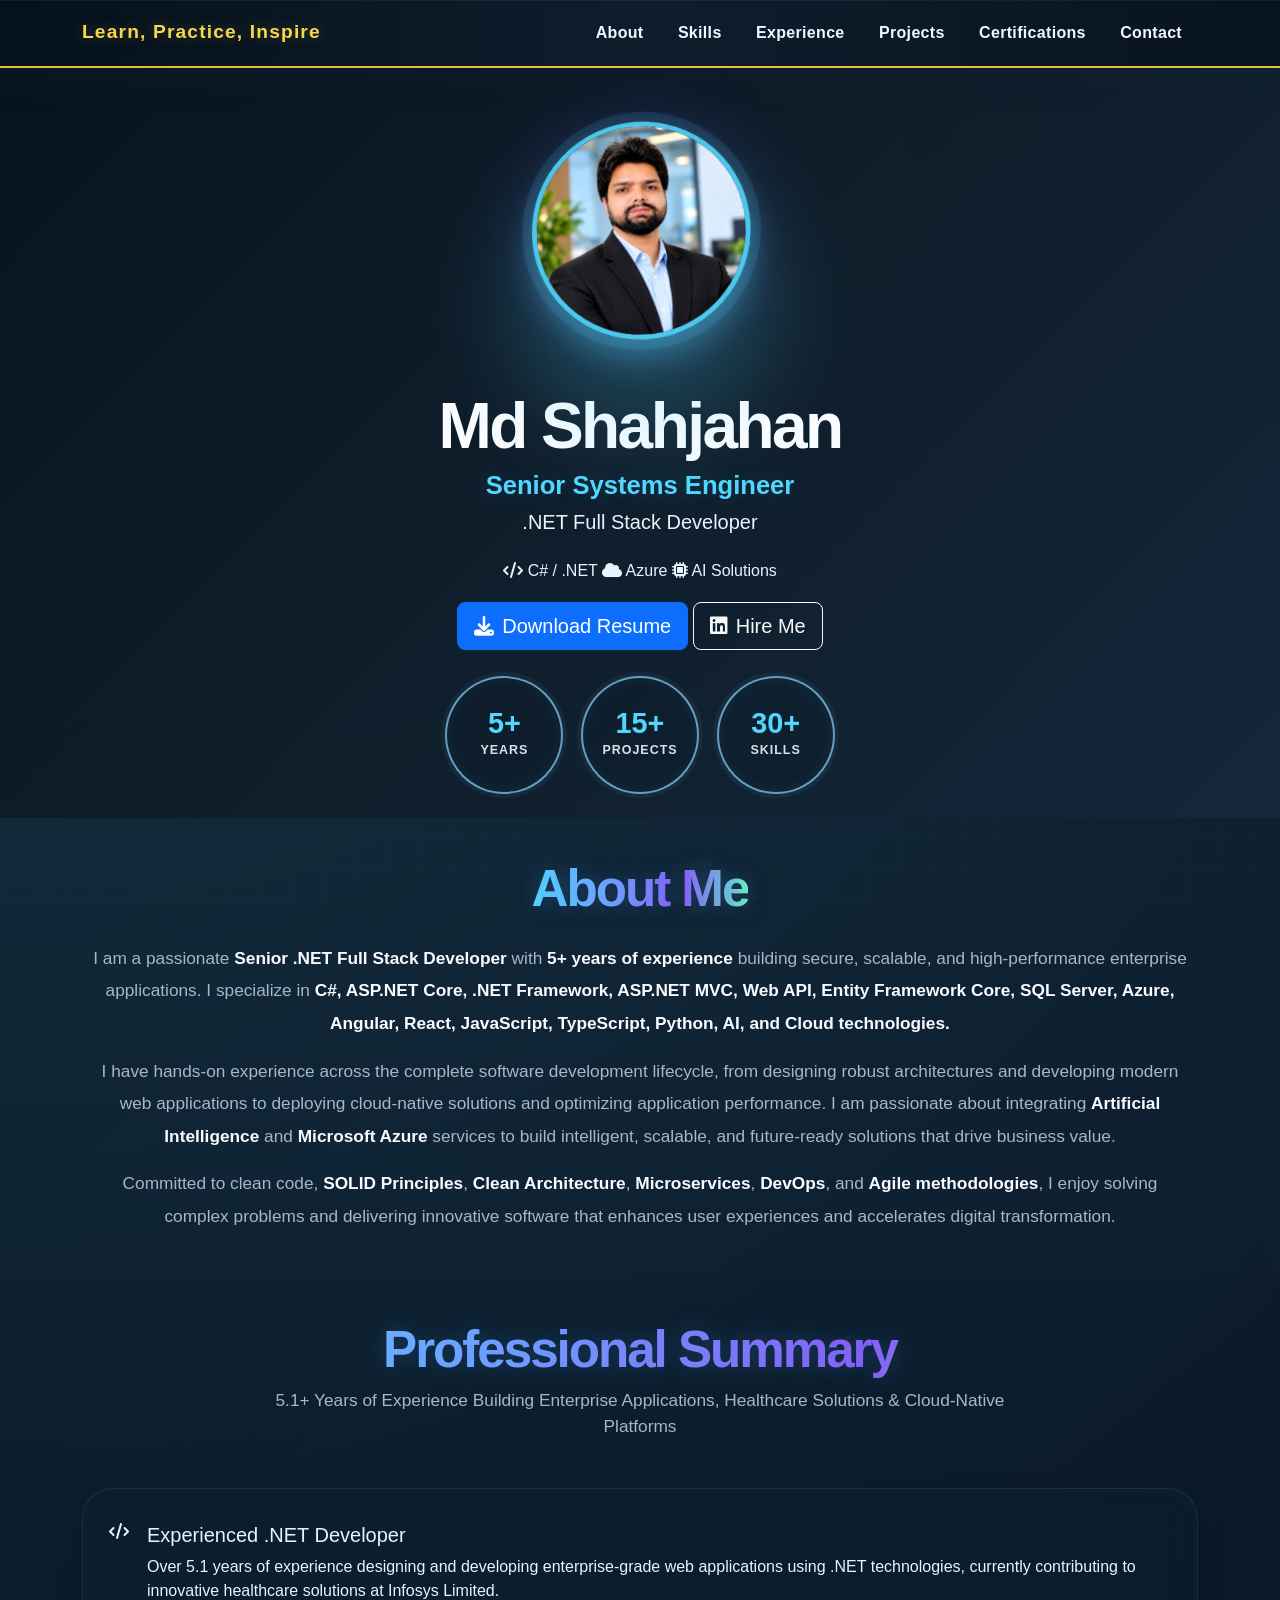
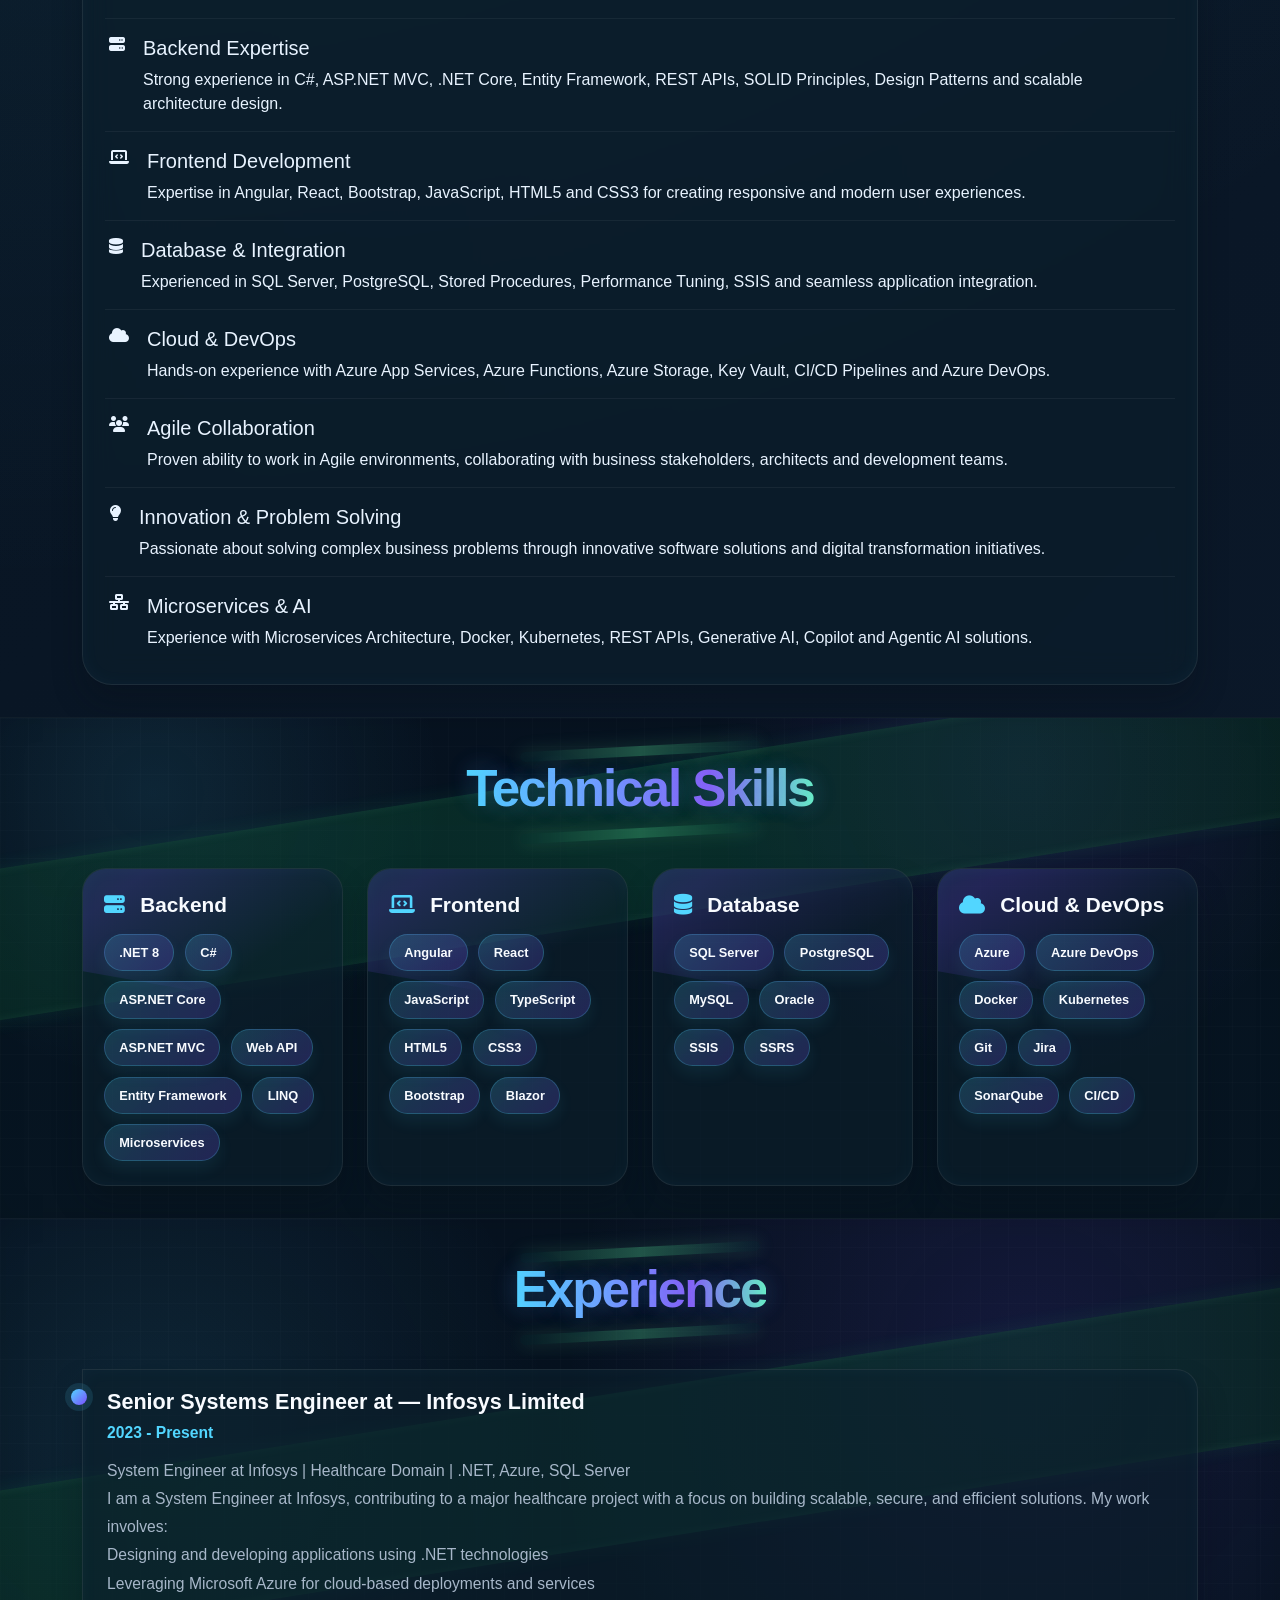
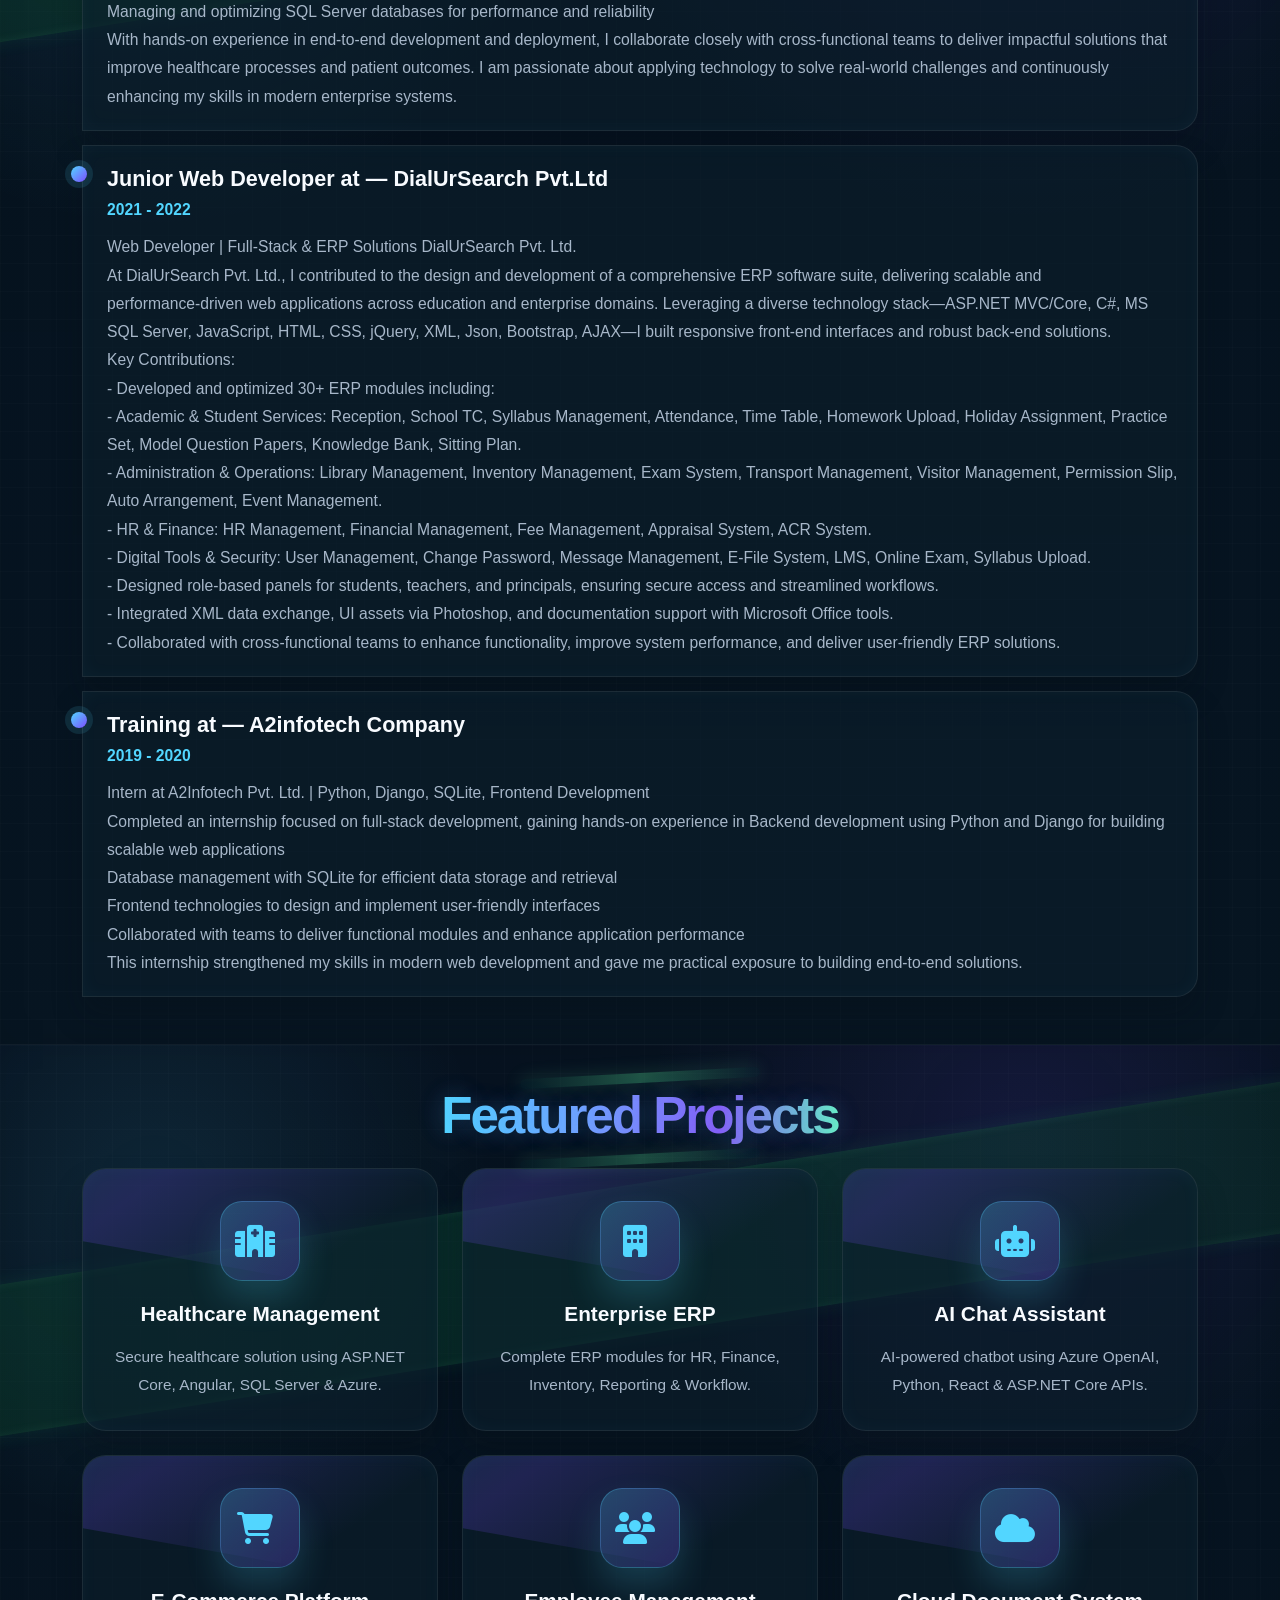
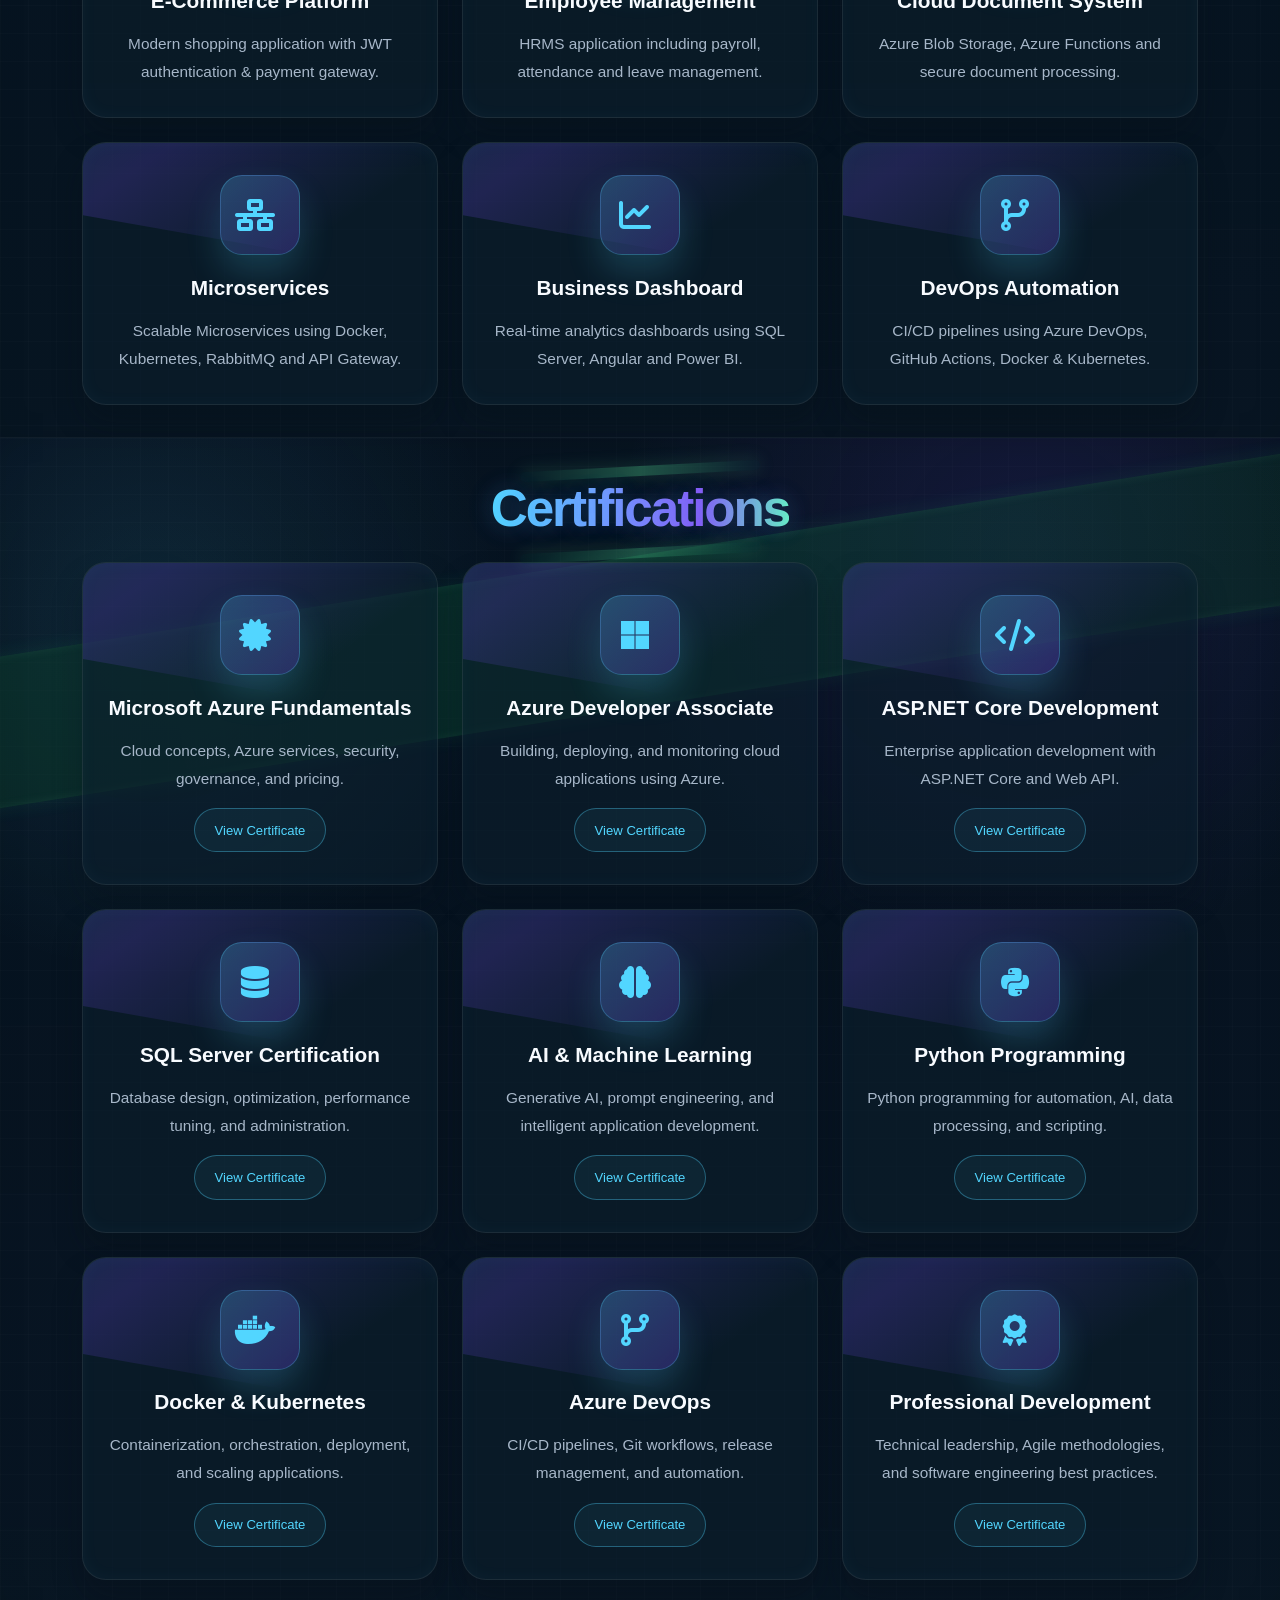
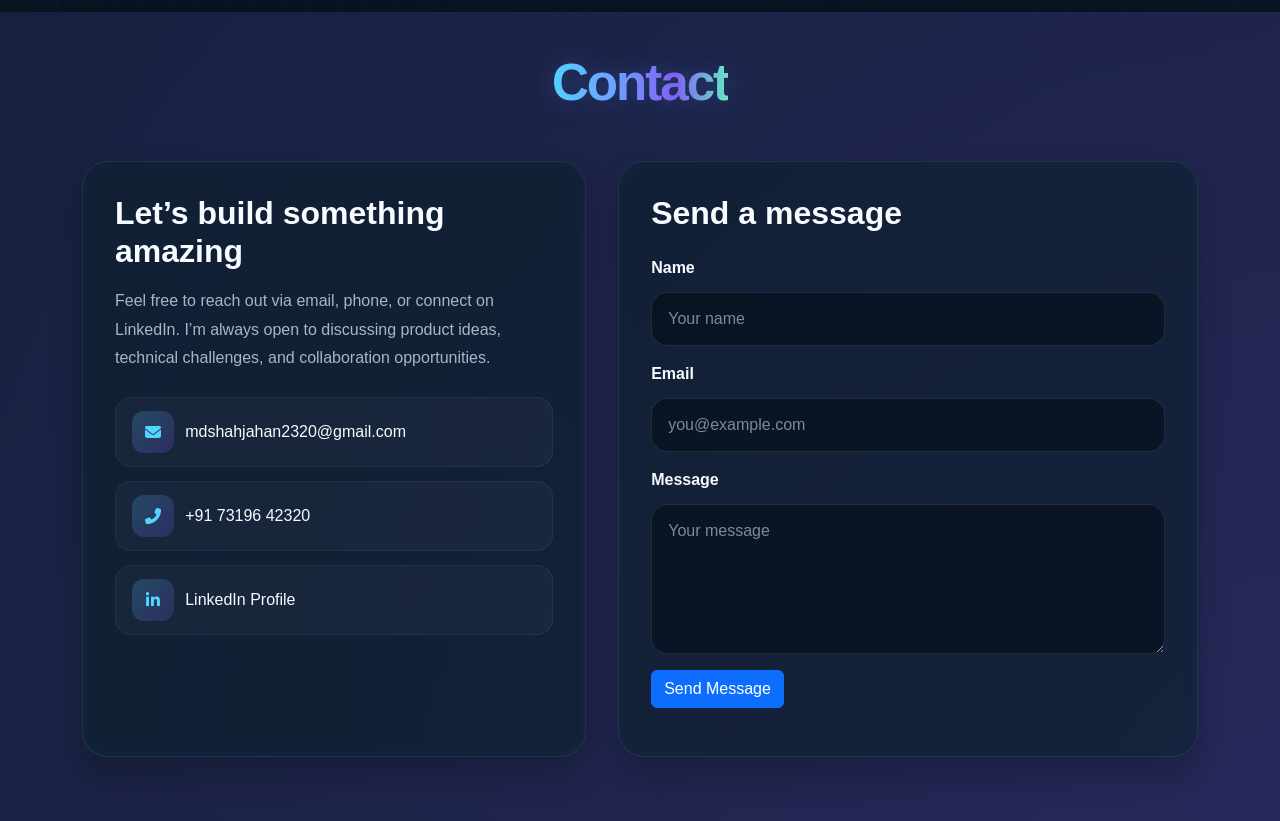
<file: index.html>
<!DOCTYPE html>
<html lang="en">
<head>
    <meta charset="UTF-8">
    <meta name="viewport" content="width=device-width, initial-scale=1">
    <title>Md Shahjahan | Senior Systems Engineer</title>
    <link href="https://cdn.jsdelivr.net/npm/bootstrap@5.3.3/dist/css/bootstrap.min.css" rel="stylesheet">
    <link rel="stylesheet" href="https://cdnjs.cloudflare.com/ajax/libs/font-awesome/6.5.2/css/all.min.css">
    <link rel="stylesheet" href="css/style.css">
    <link rel="stylesheet" href="https://cdnjs.cloudflare.com/ajax/libs/font-awesome/6.7.2/css/all.min.css">
</head>
<body>

    <!-- Navbar -->
    <nav class="navbar navbar-expand-lg navbar-dark fixed-top">
        <div class="container">
            <a class="navbar-brand fw-bold" href="#">Learn, Practice, Inspire</a>
            <button class="navbar-toggler"
                    data-bs-toggle="collapse"
                    data-bs-target="#menu">
                <span class="navbar-toggler-icon"></span>
            </button>

            <div class="collapse navbar-collapse" id="menu">
                <ul class="navbar-nav ms-auto">
                    <li class="nav-item">
                        <a class="nav-link" href="#about">About</a>
                    </li>
                    <li class="nav-item">
                        <a class="nav-link" href="#skills">Skills</a>
                    </li>
                    <li class="nav-item">
                        <a class="nav-link" href="#experience">Experience</a>
                    </li>
                    <li class="nav-item">
                        <a class="nav-link" href="#projects">Projects</a>
                    </li>
                    <li class="certifications">
                        <a class="nav-link" href="#certifications">Certifications</a>
                    </li>
                    <li class="nav-item">
                        <a class="nav-link" href="#contact">Contact</a>
                    </li>
                </ul>
            </div>
        </div>
    </nav>

    <!-- Hero Section -->
    <section class="hero">
        <div class="container text-center">
            <div class="profile-stage" aria-label="Profile image container">
                <div class="profile-shadow"></div>
                <img src="images/profile-placeholder.jpg"
                     class="profile-img"
                     alt="Md Shahjahan">
            </div>
            <h1 class="display-4 fw-bold mt-4">
                Md Shahjahan
            </h1>
            <h3 class="typing">
                Senior Systems Engineer
            </h3>
            <p class="lead">
                .NET Full Stack Developer
            </p>

            <div class="hero-badges">
                <span><i class="fas fa-code"></i> C# / .NET</span>
                <span><i class="fas fa-cloud"></i> Azure</span>
                <span><i class="fas fa-microchip"></i> AI Solutions</span>
            </div>

            <div class="hero-actions">
                <a href="resume/MdShahjahan_Resume.pdf" class="btn btn-primary btn-lg">
                    <i class="fas fa-download me-2"></i>Download Resume
                </a>
                <a href="https://www.linkedin.com" class="btn btn-outline-light btn-lg" target="_blank" rel="noreferrer">
                    <i class="fab fa-linkedin me-2"></i>Hire Me
                </a>
            </div>

            <div class="hero-stats">
                <div class="stat-box">
                    <strong>5+</strong>
                    <span>Years</span>
                </div>
                <div class="stat-box">
                    <strong>15+</strong>
                    <span>Projects</span>
                </div>
                <div class="stat-box">
                    <strong>30+</strong>
                    <span>Skills</span>
                </div>
            </div>
        </div>
    </section>

<!-- ================= About ================= -->

<section id="about" class="section about-section">
    <div class="container">
        <div class="about-content text-center">
            <h2 class="section-title text-center">
                <span>About Me</span>
            </h2>
            <p>
                I am a passionate <strong>Senior .NET Full Stack Developer</strong> with
                <strong>5+ years of experience</strong> building secure, scalable, and
                high-performance enterprise applications. I specialize in
                <strong>C#, ASP.NET Core, .NET Framework, ASP.NET MVC, Web API,
                Entity Framework Core, SQL Server, Azure, Angular, React,
                JavaScript, TypeScript, Python, AI, and Cloud technologies.</strong>
            </p>

            <p>
                I have hands-on experience across the complete software development
                lifecycle, from designing robust architectures and developing modern
                web applications to deploying cloud-native solutions and optimizing
                application performance. I am passionate about integrating
                <strong>Artificial Intelligence</strong> and
                <strong>Microsoft Azure</strong> services to build intelligent,
                scalable, and future-ready solutions that drive business value.
            </p>

            <p>
                Committed to clean code, <strong>SOLID Principles</strong>,
                <strong>Clean Architecture</strong>, <strong>Microservices</strong>,
                <strong>DevOps</strong>, and <strong>Agile methodologies</strong>,
                I enjoy solving complex problems and delivering innovative software
                that enhances user experiences and accelerates digital transformation.
            </p>
        </div>
    </div>
</section>

<!-- Professional Summary -->
<section id="summary" class="section">
    <div class="container">
        <div class="section-title text-center mb-5">
            <h2>Professional Summary</h2>
            <p class="subtitle">
                5.1+ Years of Experience Building Enterprise Applications,
                Healthcare Solutions & Cloud-Native Platforms
            </p>
        </div>
        <div class="summary-card">
            <div class="summary-item">
                <i class="fas fa-code"></i>
                <div>
                    <h5>Experienced .NET Developer</h5>
                    <p>
                        Over 5.1 years of experience designing and developing
                        enterprise-grade web applications using .NET technologies,
                        currently contributing to innovative healthcare solutions
                        at Infosys Limited.
                    </p>
                </div>
            </div>

            <div class="summary-item">
                <i class="fas fa-server"></i>
                <div>
                    <h5>Backend Expertise</h5>
                    <p>
                        Strong experience in C#, ASP.NET MVC, .NET Core,
                        Entity Framework, REST APIs, SOLID Principles,
                        Design Patterns and scalable architecture design.
                    </p>
                </div>
            </div>

            <div class="summary-item">
                <i class="fas fa-laptop-code"></i>
                <div>
                    <h5>Frontend Development</h5>
                    <p>
                        Expertise in Angular, React, Bootstrap,
                        JavaScript, HTML5 and CSS3 for creating
                        responsive and modern user experiences.
                    </p>
                </div>
            </div>

            <div class="summary-item">
                <i class="fas fa-database"></i>
                <div>
                    <h5>Database & Integration</h5>
                    <p>
                        Experienced in SQL Server, PostgreSQL,
                        Stored Procedures, Performance Tuning,
                        SSIS and seamless application integration.
                    </p>
                </div>
            </div>

            <div class="summary-item">
                <i class="fas fa-cloud"></i>
                <div>
                    <h5>Cloud & DevOps</h5>
                    <p>
                        Hands-on experience with Azure App Services,
                        Azure Functions, Azure Storage, Key Vault,
                        CI/CD Pipelines and Azure DevOps.
                    </p>
                </div>
            </div>

            <div class="summary-item">
                <i class="fas fa-users"></i>
                <div>
                    <h5>Agile Collaboration</h5>
                    <p>
                        Proven ability to work in Agile environments,
                        collaborating with business stakeholders,
                        architects and development teams.
                    </p>
                </div>
            </div>

            <div class="summary-item">
                <i class="fas fa-lightbulb"></i>
                <div>
                    <h5>Innovation & Problem Solving</h5>
                    <p>
                        Passionate about solving complex business problems
                        through innovative software solutions and digital
                        transformation initiatives.
                    </p>
                </div>
            </div>

            <div class="summary-item">
                <i class="fas fa-network-wired"></i>
                <div>
                    <h5>Microservices & AI</h5>
                    <p>
                        Experience with Microservices Architecture,
                        Docker, Kubernetes, REST APIs,
                        Generative AI, Copilot and Agentic AI solutions.
                    </p>
                </div>
            </div>
        </div>

    </div>
    </section>

   <!-- Skills -->
<section id="skills" class="section">
    <div class="container">

        <h2 class="section-title text-center mb-5">
            <span>Technical Skills</span>
        </h2>

        <div class="row g-4">

            <!-- Backend -->
            <div class="col-lg-3 col-md-6">
                <div class="skill-card">
                    <h4><i class="fas fa-server"></i> Backend</h4>

                    <div class="skill-tags">
                        <span>.NET 8</span>
                        <span>C#</span>
                        <span>ASP.NET Core</span>
                        <span>ASP.NET MVC</span>
                        <span>Web API</span>
                        <span>Entity Framework</span>
                        <span>LINQ</span>
                        <span>Microservices</span>
                    </div>
                </div>
            </div>

            <!-- Frontend -->
            <div class="col-lg-3 col-md-6">
                <div class="skill-card">

                    <h4><i class="fas fa-laptop-code"></i> Frontend</h4>

                    <div class="skill-tags">
                        <span>Angular</span>
                        <span>React</span>
                        <span>JavaScript</span>
                        <span>TypeScript</span>
                        <span>HTML5</span>
                        <span>CSS3</span>
                        <span>Bootstrap</span>
                        <span>Blazor</span>
                    </div>

                </div>
            </div>

            <!-- Database -->
            <div class="col-lg-3 col-md-6">
                <div class="skill-card">

                    <h4><i class="fas fa-database"></i> Database</h4>

                    <div class="skill-tags">
                        <span>SQL Server</span>
                        <span>PostgreSQL</span>
                        <span>MySQL</span>
                        <span>Oracle</span>
                        <span>SSIS</span>
                        <span>SSRS</span>
                    </div>

                </div>
            </div>

            <!-- Cloud -->
            <div class="col-lg-3 col-md-6">
                <div class="skill-card">

                    <h4><i class="fas fa-cloud"></i> Cloud & DevOps</h4>

                    <div class="skill-tags">
                        <span>Azure</span>
                        <span>Azure DevOps</span>
                        <span>Docker</span>
                        <span>Kubernetes</span>
                        <span>Git</span>
                        <span>Jira</span>
                        <span>SonarQube</span>
                        <span>CI/CD</span>
                    </div>
                </div>
            </div>
        </div>
    </div>
</section>
    
    <!-- Experience -->
    <section id="experience" class="section">
        <div class="container">
            <h2 class="section-title text-center mb-5">
                <span>Experience</span>
            </h2>

            <div class="timeline-item">
                <h5>Senior Systems Engineer at — Infosys Limited</h5>
                <p class="text-muted">2023 - Present</p>
                <p>System Engineer at Infosys | Healthcare Domain | .NET, Azure, SQL Server</br>
I am a System Engineer at Infosys, contributing to a major healthcare project with a focus on building scalable, secure, and efficient solutions. My work involves:</br>
Designing and developing applications using .NET technologies</br>
Leveraging Microsoft Azure for cloud-based deployments and services</br>
Managing and optimizing SQL Server databases for performance and reliability</br>
With hands-on experience in end-to-end development and deployment, I collaborate closely with cross-functional teams to deliver impactful solutions that improve healthcare processes and patient outcomes. I am passionate about applying technology to solve real-world challenges and continuously enhancing my skills in modern enterprise systems.</p>
            </div>

            <div class="timeline-item">
                <h5>Junior Web Developer at — DialUrSearch Pvt.Ltd</h5>
                <p class="text-muted">2021 - 2022</p>
                <p>Web Developer | Full‑Stack & ERP Solutions DialUrSearch Pvt. Ltd.</br>
At DialUrSearch Pvt. Ltd., I contributed to the design and development of a comprehensive ERP software suite, delivering scalable and performance‑driven web applications across education and enterprise domains. Leveraging a diverse technology stack—ASP.NET MVC/Core, C#, MS SQL Server, JavaScript, HTML, CSS, jQuery, XML, Json, Bootstrap, AJAX—I built responsive front‑end interfaces and robust back‑end solutions.</br>
Key Contributions:</br>
- Developed and optimized 30+ ERP modules including:</br>
- Academic & Student Services: Reception, School TC, Syllabus Management, Attendance, Time Table, Homework Upload, Holiday Assignment, Practice Set, Model Question Papers, Knowledge Bank, Sitting Plan.</br>
- Administration & Operations: Library Management, Inventory Management, Exam System, Transport Management, Visitor Management, Permission Slip, Auto Arrangement, Event Management.</br>
- HR & Finance: HR Management, Financial Management, Fee Management, Appraisal System, ACR System.</br>
- Digital Tools & Security: User Management, Change Password, Message Management, E‑File System, LMS, Online Exam, Syllabus Upload.</br>
- Designed role‑based panels for students, teachers, and principals, ensuring secure access and streamlined workflows.</br>
- Integrated XML data exchange, UI assets via Photoshop, and documentation support with Microsoft Office tools.</br>
- Collaborated with cross‑functional teams to enhance functionality, improve system performance, and deliver user‑friendly ERP solutions.</p>
            </div>

                        <div class="timeline-item">
                <h5>Training at — A2infotech Company</h5>
                <p class="text-muted">2019 - 2020</p>
                <p>Intern at A2Infotech Pvt. Ltd. | Python, Django, SQLite, Frontend Development </br>
Completed an internship focused on full‑stack development, gaining hands‑on experience in
Backend development using Python and Django for building scalable web applications</br>
Database management with SQLite for efficient data storage and retrieval</br>
Frontend technologies to design and implement user‑friendly interfaces</br>
Collaborated with teams to deliver functional modules and enhance application performance</br>
This internship strengthened my skills in modern web development and gave me practical exposure to building end‑to‑end solutions.</p>
            </div>
            
        </div>
    </section>
<!-- ================= Projects ================= -->
<section id="projects" class="section projects-section">

    <div class="container">

        <h2 class="section-title text-center">
            <span>Featured Projects</span>
        </h2>

        <div class="row g-4">

            <div class="col-lg-4 col-md-6">
                <div class="project-card">
                    <div class="project-icon">
                        <i class="fas fa-hospital"></i>
                    </div>
                    <h4>Healthcare Management</h4>
                    <p>Secure healthcare solution using ASP.NET Core, Angular, SQL Server & Azure.</p>
                </div>
            </div>

            <div class="col-lg-4 col-md-6">
                <div class="project-card">
                    <div class="project-icon">
                        <i class="fas fa-building"></i>
                    </div>
                    <h4>Enterprise ERP</h4>
                    <p>Complete ERP modules for HR, Finance, Inventory, Reporting & Workflow.</p>
                </div>
            </div>

            <div class="col-lg-4 col-md-6">
                <div class="project-card">
                    <div class="project-icon">
                        <i class="fas fa-robot"></i>
                    </div>
                    <h4>AI Chat Assistant</h4>
                    <p>AI-powered chatbot using Azure OpenAI, Python, React & ASP.NET Core APIs.</p>
                </div>
            </div>

            <div class="col-lg-4 col-md-6">
                <div class="project-card">
                    <div class="project-icon">
                        <i class="fas fa-cart-shopping"></i>
                    </div>
                    <h4>E-Commerce Platform</h4>
                    <p>Modern shopping application with JWT authentication & payment gateway.</p>
                </div>
            </div>

            <div class="col-lg-4 col-md-6">
                <div class="project-card">
                    <div class="project-icon">
                        <i class="fas fa-users"></i>
                    </div>
                    <h4>Employee Management</h4>
                    <p>HRMS application including payroll, attendance and leave management.</p>
                </div>
            </div>

            <div class="col-lg-4 col-md-6">
                <div class="project-card">
                    <div class="project-icon">
                        <i class="fas fa-cloud"></i>
                    </div>
                    <h4>Cloud Document System</h4>
                    <p>Azure Blob Storage, Azure Functions and secure document processing.</p>
                </div>
            </div>

            <div class="col-lg-4 col-md-6">
                <div class="project-card">
                    <div class="project-icon">
                        <i class="fas fa-network-wired"></i>
                    </div>
                    <h4>Microservices</h4>
                    <p>Scalable Microservices using Docker, Kubernetes, RabbitMQ and API Gateway.</p>
                </div>
            </div>

            <div class="col-lg-4 col-md-6">
                <div class="project-card">
                    <div class="project-icon">
                        <i class="fas fa-chart-line"></i>
                    </div>
                    <h4>Business Dashboard</h4>
                    <p>Real-time analytics dashboards using SQL Server, Angular and Power BI.</p>
                </div>
            </div>

            <div class="col-lg-4 col-md-6">
                <div class="project-card">
                    <div class="project-icon">
                        <i class="fas fa-code-branch"></i>
                    </div>
                    <h4>DevOps Automation</h4>
                    <p>CI/CD pipelines using Azure DevOps, GitHub Actions, Docker & Kubernetes.</p>
                </div>
            </div>
        </div>
    </div>
</section>

<!-- ================= Certifications ================= -->
<section id="certifications" class="section certifications-section">
    <div class="container">
        <h2 class="section-title text-center">
            <span>Certifications</span>
        </h2>
        <div class="row g-4">
            <!-- Certificate 1 -->
            <div class="col-lg-4 col-md-6">
                <div class="certificate-card">
                    <div class="certificate-icon">
                        <i class="fas fa-certificate"></i>
                    </div>
                    <h4>Microsoft Azure Fundamentals</h4>
                    <p>Cloud concepts, Azure services, security, governance, and pricing.</p>
                    <a href="images/Demo-img1.pdf" class="btn btn-outline-info btn-sm mt-3">View Certificate</a>
                </div>
            </div>
            <!-- Certificate 2 -->
            <div class="col-lg-4 col-md-6">
                <div class="certificate-card">
                    <div class="certificate-icon">
                        <i class="fab fa-microsoft"></i>
                    </div>
                    <h4>Azure Developer Associate</h4>
                    <p>Building, deploying, and monitoring cloud applications using Azure.</p>
                    <a href="#" class="btn btn-outline-info btn-sm mt-3">View Certificate</a>
                </div>
            </div>

            <!-- Certificate 3 -->
            <div class="col-lg-4 col-md-6">
                <div class="certificate-card">
                    <div class="certificate-icon">
                        <i class="fas fa-code"></i>
                    </div>
                    <h4>ASP.NET Core Development</h4>
                    <p>Enterprise application development with ASP.NET Core and Web API.</p>
                    <a href="#" class="btn btn-outline-info btn-sm mt-3">View Certificate</a>
                </div>
            </div>

            <!-- Certificate 4 -->
            <div class="col-lg-4 col-md-6">
                <div class="certificate-card">
                    <div class="certificate-icon">
                        <i class="fas fa-database"></i>
                    </div>
                    <h4>SQL Server Certification</h4>
                    <p>Database design, optimization, performance tuning, and administration.</p>
                    <a href="#" class="btn btn-outline-info btn-sm mt-3">View Certificate</a>
                </div>
            </div>

            <!-- Certificate 5 -->
            <div class="col-lg-4 col-md-6">
                <div class="certificate-card">
                    <div class="certificate-icon">
                        <i class="fas fa-brain"></i>
                    </div>
                    <h4>AI & Machine Learning</h4>
                    <p>Generative AI, prompt engineering, and intelligent application development.</p>
                    <a href="#" class="btn btn-outline-info btn-sm mt-3">View Certificate</a>
                </div>
            </div>

            <!-- Certificate 6 -->
            <div class="col-lg-4 col-md-6">
                <div class="certificate-card">
                    <div class="certificate-icon">
                        <i class="fab fa-python"></i>
                    </div>
                    <h4>Python Programming</h4>
                    <p>Python programming for automation, AI, data processing, and scripting.</p>
                    <a href="#" class="btn btn-outline-info btn-sm mt-3">View Certificate</a>
                </div>
            </div>

            <!-- Certificate 7 -->
            <div class="col-lg-4 col-md-6">
                <div class="certificate-card">
                    <div class="certificate-icon">
                        <i class="fab fa-docker"></i>
                    </div>
                    <h4>Docker & Kubernetes</h4>
                    <p>Containerization, orchestration, deployment, and scaling applications.</p>
                    <a href="#" class="btn btn-outline-info btn-sm mt-3">View Certificate</a>
                </div>
            </div>

            <!-- Certificate 8 -->
            <div class="col-lg-4 col-md-6">
                <div class="certificate-card">
                    <div class="certificate-icon">
                        <i class="fas fa-code-branch"></i>
                    </div>
                    <h4>Azure DevOps</h4>
                    <p>CI/CD pipelines, Git workflows, release management, and automation.</p>
                    <a href="#" class="btn btn-outline-info btn-sm mt-3">View Certificate</a>
                </div>
            </div>

            <!-- Certificate 9 -->
            <div class="col-lg-4 col-md-6">
                <div class="certificate-card">
                    <div class="certificate-icon">
                        <i class="fas fa-award"></i>
                    </div>
                    <h4>Professional Development</h4>
                    <p>Technical leadership, Agile methodologies, and software engineering best practices.</p>
                    <a href="#" class="btn btn-outline-info btn-sm mt-3">View Certificate</a>
                </div>
            </div>
        </div>
    </div>
</section>
    
    <!-- Contact -->
    <section id="contact" class="section">
        <div class="container">
            <h2 class="section-title text-center mb-5">
                <span>Contact</span>
            </h2>

            <div class="contact-wrap">
                <div class="contact-info">
                    <h3>Let’s build something amazing</h3>
                    <p>Feel free to reach out via email, phone, or connect on LinkedIn. I’m always open to discussing product ideas, technical challenges, and collaboration opportunities.</p>

                    <div class="contact-links">
                        <a href="mailto:mdshahjahan2320@gmail.com"><i class="fas fa-envelope"></i> mdshahjahan2320@gmail.com</a>
                        <a href="tel:+919876543210"><i class="fas fa-phone-alt"></i> +91 73196 42320</a>
                        <a href="https://www.linkedin.com" target="_blank" rel="noreferrer"><i class="fab fa-linkedin-in"></i> LinkedIn Profile</a>
                    </div>
                </div>

                <div class="contact-form-card">
                    <h3>Send a message</h3>
                    <div class="mt-4">
                        <form id="contact-form" action="https://formsubmit.co/mdshahjahan2320@gmail.com" method="POST">
                            <input type="text" name="_gotcha" style="display:none" tabindex="-1" autocomplete="off">
                            <input type="hidden" name="_subject" value="New portfolio contact message">
                            <input type="hidden" name="_captcha" value="false">
                            <input type="hidden" name="_template" value="table">
                            <input type="hidden" name="_next" value="https://mdshahjahan2320.github.io/portfolio/thank-you.html">
                            <div class="mb-3">
                                <label for="name" class="form-label">Name</label>
                                <input type="text" id="name" name="name" class="form-control" placeholder="Your name" required>
                            </div>
                            <div class="mb-3">
                                <label for="email" class="form-label">Email</label>
                                <input type="email" id="email" name="email" class="form-control" placeholder="you@example.com" required>
                            </div>
                            <div class="mb-3">
                                <label for="message" class="form-label">Message</label>
                                <textarea id="message" name="message" class="form-control" rows="4" placeholder="Your message" required></textarea>
                            </div>
                            <button type="submit" class="btn btn-primary">Send Message</button>
                            <div id="form-alert" class="mt-3" aria-live="polite"></div>
                        </form>
                    </div>
                </div>
            </div>
        </div>
    </section>
    
    <script src="js/script.js"></script>
    <script src="https://cdn.jsdelivr.net/npm/bootstrap@5.3.3/dist/js/bootstrap.bundle.min.js"></script>
</body>
</html>
</file>
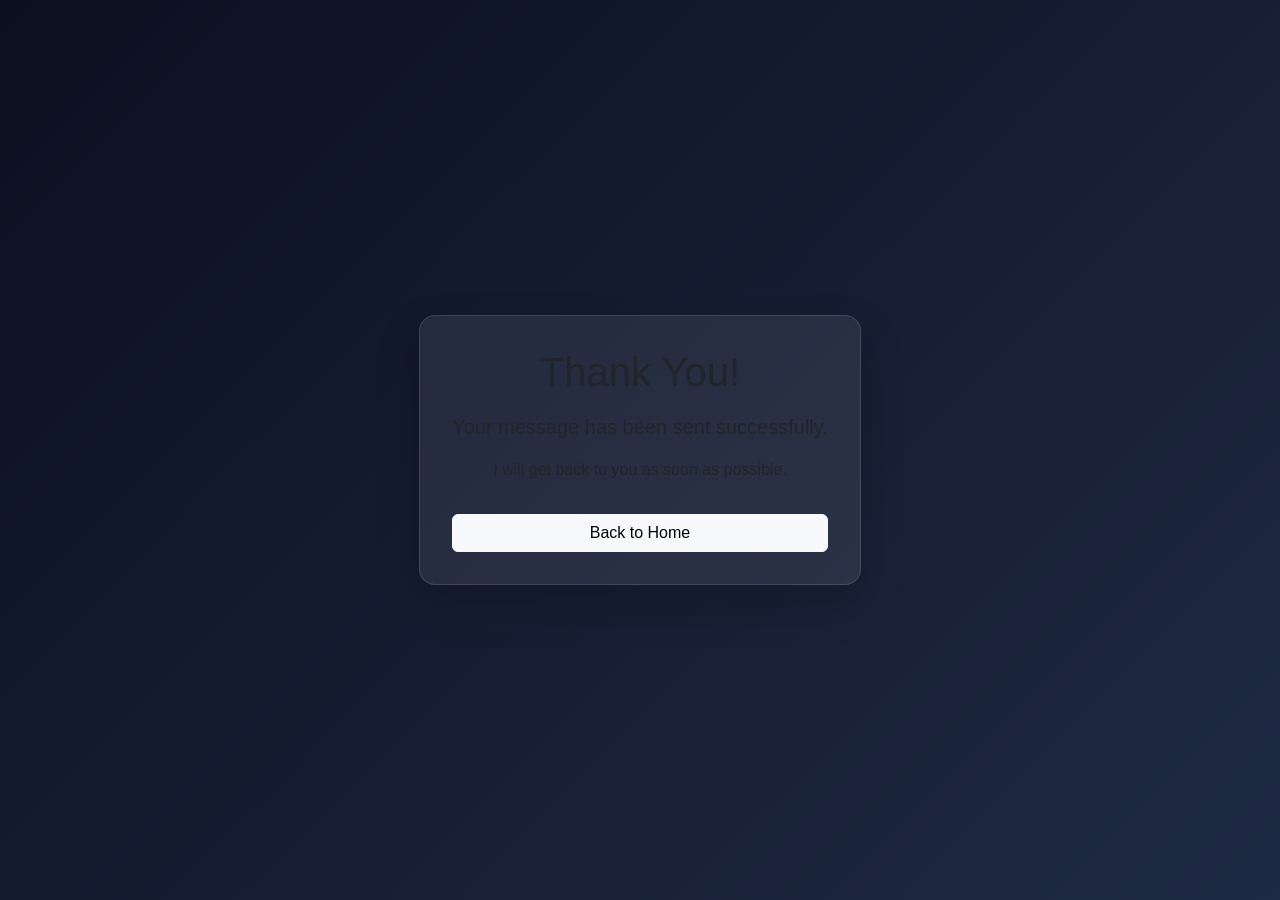
<file: thank-you.html>
<!DOCTYPE html>
<html lang="en">
<head>
    <meta charset="UTF-8">
    <meta name="viewport" content="width=device-width, initial-scale=1.0">
    <title>Message Sent</title>
    <link href="https://cdn.jsdelivr.net/npm/bootstrap@5.3.3/dist/css/bootstrap.min.css" rel="stylesheet">
    <style>
        body {
            min-height: 100vh;
            display: grid;
            place-items: center;
            background: linear-gradient(135deg, #0b1020, #1f2a44);
            color: #fff;
            font-family: Arial, sans-serif;
        }
        .card {
            max-width: 600px;
            background: rgba(255,255,255,0.08);
            border: 1px solid rgba(255,255,255,0.12);
            border-radius: 16px;
            padding: 2rem;
            text-align: center;
            box-shadow: 0 20px 45px rgba(0,0,0,0.2);
        }
        a {
            color: #7dd3fc;
            text-decoration: none;
        }
    </style>
</head>
<body>
    <div class="card">
        <h1 class="mb-3">Thank You!</h1>
        <p class="lead">Your message has been sent successfully.</p>
        <p>I will get back to you as soon as possible.</p>
        <a href="index.html" class="btn btn-light mt-3">Back to Home</a>
    </div>
</body>
</html>
</file>
<file: css/style.css>
/* ==========================
   Global Theme
========================== */

:root {
    --bg-dark: #06131f;
    --bg-deep: #0b1829;
    --bg-mid: #121f31;
    --panel: rgba(18, 31, 49, 0.82);
    --panel-soft: rgba(255, 255, 255, 0.05);
    --panel-strong: rgba(10, 18, 28, 0.92);
    --line: rgba(148, 163, 184, 0.2);
    --primary: #52d6ff;
    --secondary: #7c4dff;
    --mint: #69f0c3;
    --orange: #ffb86c;
    --red: #ff6584;
    --white: #f8fbff;
    --text: #e8f3ff;
    --muted: #a7b7c9;
    --shadow: rgba(27, 120, 255, 0.28);
    --shadow-soft: rgba(0, 0, 0, 0.25);
}

* {
    box-sizing: border-box;
}

html {
    scroll-behavior: smooth;
}

body {
    margin: 0;
    background:
        radial-gradient(circle at top left, rgba(82, 214, 255, 0.15), transparent 30%),
        radial-gradient(circle at bottom right, rgba(124, 77, 255, 0.2), transparent 35%),
        linear-gradient(135deg, var(--bg-dark) 0%, var(--bg-deep) 45%, var(--bg-mid) 100%);
    color: var(--text);
    font-family: 'Segoe UI', 'Inter', sans-serif;
    overflow-x: hidden;
}

body::before {
    content: "";
    position: fixed;
    inset: 0;
    background-image:
        linear-gradient(rgba(255,255,255,0.015) 1px, transparent 1px),
        linear-gradient(90deg, rgba(255,255,255,0.015) 1px, transparent 1px);
    background-size: 32px 32px;
    pointer-events: none;
}

img {
    max-width: 100%;
    display: block;
}

p {
    margin: 0;
}

section {
    position: relative;
    z-index: 1;
}

.container {
    position: relative;
    z-index: 2;
}

/* ==========================
   Navbar
========================== */

.navbar {
    padding: 0.55rem 0;
    background: linear-gradient(90deg, rgba(5, 17, 27, 0.98), rgba(16, 29, 44, 0.97), rgba(7, 20, 31, 0.98));
    backdrop-filter: blur(18px);
    -webkit-backdrop-filter: blur(18px);
    border-bottom: 2px solid rgba(255, 209, 57, 0.9);
    box-shadow: 0 10px 30px rgba(13, 34, 48, 0.45), inset 0 1px 0 rgba(255,255,255,0.05);
}

.navbar-brand {
    color: #f7d84c !important;
    letter-spacing: 0.06em;
    font-size: 1.2rem;
    font-weight: 800;
    text-transform: none;
    text-shadow: 0 0 14px rgba(247, 216, 76, 0.25);
}

.navbar-nav {
    align-items: center;
    gap: 0.15rem;
    margin: 0;
}

.nav-item,
.certifications {
    position: relative;
}

.nav-link {
    position: relative;
    color: #f3f7ff !important;
    padding: 0.75rem 1rem !important;
    font-size: 1rem;
    font-weight: 700;
    letter-spacing: 0.02em;
    transition: 0.3s ease;
}

.nav-link::after {
    content: "";
    position: absolute;
    left: 1rem;
    right: 1rem;
    bottom: 0.2rem;
    height: 2px;
    background: linear-gradient(90deg, #f7d84c, #7de7ff);
    transform: scaleX(0);
    transform-origin: center;
    transition: transform 0.25s ease;
}

.nav-link:hover,
.nav-link:focus,
.nav-link.active {
    color: #f7d84c !important;
}

.nav-link:hover::after,
.nav-link:focus::after,
.nav-link.active::after {
    transform: scaleX(1);
}

.navbar-toggler {
    border: 1px solid rgba(247,216,76,0.5);
    border-radius: 12px;
    padding: 0.45rem 0.65rem;
    background: rgba(255,255,255,0.02);
}

.navbar-toggler:focus {
    box-shadow: 0 0 0 0.2rem rgba(247, 216, 76, 0.18);
}

/* ==========================
   Hero Section
========================== */

.hero {
    position: relative;
    min-height: 88vh;
    display: flex;
    align-items: center;
    justify-content: center;
    padding: 5.4rem 0 1.5rem;
    overflow: hidden;
    background: linear-gradient(135deg, rgba(7, 17, 31, 0.96) 0%, rgba(16, 29, 42, 0.95) 48%, rgba(20, 40, 58, 0.96) 100%);
}

.hero .container {
    text-align: center;
    display: flex;
    flex-direction: column;
    align-items: center;
    justify-content: center;
    width: 100%;
    margin-top: 0.8rem;
}

.profile-stage {
    position: relative;
    display: inline-flex;
    align-items: center;
    justify-content: center;
    width: 260px;
    height: 260px;
    margin: 0 auto 0.5rem;
    perspective: 1000px;
    transform: rotate(-2deg);
}

.profile-shadow {
    position: absolute;
    width: 210px;
    height: 210px;
    border-radius: 50%;
    background: rgba(82, 214, 255, 0.26);
    filter: blur(32px);
    transform: translateY(70px) scale(1.3);
    opacity: 0.7;
}

.profile-img {
    position: relative;
    z-index: 1;
    display: block;
    width: 220px;
    height: 220px;
    border-radius: 50%;
    object-fit: cover;
    border: 5px solid rgba(82, 214, 255, 0.9);
    box-shadow:
        0 0 0 10px rgba(82, 214, 255, 0.12),
        0 18px 30px rgba(82, 214, 255, 0.35),
        0 0 60px rgba(124, 77, 255, 0.18);
    transform: rotateX(8deg) rotateY(-6deg);
    transition: transform 0.45s ease, box-shadow 0.45s ease;
}

.profile-stage:hover .profile-img {
    transform: rotateX(10deg) rotateY(-4deg) translateY(-4px) scale(1.02);
}

.hero h1 {
    margin-top: 0.8rem;
    margin-bottom: 0.35rem;
    font-size: clamp(2.6rem, 5vw, 5rem);
    line-height: 1.1;
    font-weight: 800;
    letter-spacing: -0.04em;
    color: var(--white);
}

.typing {
    margin: 0.15rem 0 0.4rem;
    font-size: clamp(1.3rem, 2vw, 2.25rem);
    font-weight: 700;
    color: var(--primary);
    text-shadow: 0 0 22px rgba(82, 214, 255, 0.2);
}

.hero .lead {
    margin: 0 auto 0.2rem;
}

.hero-badges {
    margin-top: 1.2rem;
}

.hero-actions {
    margin-top: 1.2rem;
}

.hero-stats {
    display: flex;
    justify-content: center;
    align-items: center;
    gap: 1.1rem;
    margin-top: 1.6rem;
    flex-wrap: nowrap;
}

.stat-box {
    min-width: 118px;
    min-height: 118px;
    padding: 0.8rem 0.9rem;
    border-radius: 50%;
    border: 2px solid rgba(142, 212, 255, 0.7);
    background: rgba(8, 22, 34, 0.18);
    box-shadow: 0 0 0 4px rgba(82,214,255,0.06), inset 0 0 18px rgba(82,214,255,0.08);
    display: flex;
    flex-direction: column;
    align-items: center;
    justify-content: center;
    text-align: center;
    color: var(--white);
    transition: transform 0.25s ease, box-shadow 0.25s ease;
}

.stat-box:hover {
    transform: translateY(-4px);
    box-shadow: 0 0 0 4px rgba(82,214,255,0.12), 0 18px 30px rgba(82,214,255,0.12);
}

.stat-box strong {
    display: block;
    font-size: 1.8rem;
    line-height: 1;
    font-weight: 800;
    color: var(--primary);
}

.stat-box span {
    display: block;
    margin-top: 0.2rem;
    font-size: 0.78rem;
    letter-spacing: 0.08em;
    text-transform: uppercase;
    color: rgba(240, 248, 255, 0.9);
    font-weight: 700;
}

@media (max-width: 575px) {
    .hero-actions {
        flex-direction: column;
    }

    .hero-actions .btn {
        width: 100%;
    }

    .summary-card,
    .contact-info,
    .contact-form-card {
        padding: 1.2rem;
    }

    .section-title h2,
    .section-title span {
        font-size: 2.1rem;
    }
}

/* ==========================
   Common Section Styles
========================== */

.section {
    padding: 2.5rem 0 2rem;
}

.section-title {
    margin-bottom: 1.4rem;
    text-align: center;
}

.section-title h2,
.section-title span {
    margin: 0;
    font-size: clamp(2rem, 4vw, 3.2rem);
    font-weight: 800;
    letter-spacing: -0.04em;
    background: linear-gradient(90deg, var(--primary), #73a4ff 35%, #8b5cf6 70%, var(--mint));
    -webkit-background-clip: text;
    background-clip: text;
    color: transparent;
}

.subtitle {
    margin-top: 0.45rem;
    color: var(--muted);
    font-size: 1.08rem;
    max-width: 760px;
    margin-inline: auto;
}

/* ==========================
   About Section
========================== */

.about-section {
    background: rgba(255, 255, 255, 0.01);
}

.about-content {
    max-width: 1100px;
    margin: 0 auto;
}

.about-content p {
    color: var(--muted);
    font-size: 1.08rem;
    line-height: 1.9;
    margin-bottom: 0.9rem;
}

.about-content strong {
    color: var(--white);
}

/* ==========================
   Summary Cards
========================== */

.summary-card {
    background: rgba(255,255,255,0.04);
    border: 1px solid rgba(255,255,255,0.08);
    border-radius: 30px;
    padding: 1.25rem 1.4rem;
    box-shadow: 0 24px 60px rgba(0,0,0,0.15);
    backdrop-filter: blur(16px);
}

.summary-item {
    display: flex;
    gap: 1.1rem;
    align-items: flex-start;
    padding: 0.9rem 0.25rem;
    margin-bottom: 0.2rem;
    border-bottom: 1px solid rgba(255,255,255,0.05);
    transition: transform 0.3s ease, border-color 0.3s ease;
}

.summary-item:last-child {
    border-bottom: none;
    margin-bottom: 0;
}

/* ==========================
   Skills / Projects / Certifications Cards
========================== */

.skill-card,
.project-card,
.certificate-card {
    position: relative;
    height: 100%;
    background: rgba(255,255,255,0.04);
    border: 1px solid rgba(255,255,255,0.09);
    border-radius: 24px;
    padding: 1.5rem 1.3rem;
    text-align: left;
    box-shadow: 0 16px 32px rgba(0,0,0,0.12);
    transition: transform 0.35s ease, box-shadow 0.35s ease, border-color 0.35s ease;
    overflow: hidden;
}

.skill-card::before,
.project-card::before,
.certificate-card::before {
    content: "";
    position: absolute;
    inset: 0 auto auto -20%;
    width: 140%;
    height: 60%;
    background: linear-gradient(135deg, rgba(82,214,255,0.14), rgba(124,77,255,0.2), transparent 70%);
    transform: translateY(-35%) rotate(10deg);
    transition: transform 0.45s ease;
}

.skill-card:hover,
.project-card:hover,
.certificate-card:hover {
    transform: translateY(-12px);
    border-color: rgba(82,214,255,0.6);
    box-shadow: 0 25px 50px rgba(82,214,255,0.16), 0 12px 28px rgba(124, 77, 255, 0.12);
}

.skill-card:hover::before,
.project-card:hover::before,
.certificate-card:hover::before {
    transform: translateY(18%) rotate(10deg);
}

.skill-card > *,
.project-card > *,
.certificate-card > * {
    position: relative;
    z-index: 1;
}

.skill-card h4,
.project-card h4,
.certificate-card h4 {
    margin: 0 0 1rem;
    color: var(--white);
    font-size: 1.3rem;
    font-weight: 700;
}

.skill-card h4 i,
.project-icon i,
.certificate-icon i {
    color: var(--primary);
    margin-right: 0.6rem;
}

.skill-tags {
    display: flex;
    flex-wrap: wrap;
    gap: 0.65rem;
    margin-top: 1rem;
}

.skill-tags span {
    display: inline-flex;
    align-items: center;
    padding: 0.5rem 0.9rem;
    border-radius: 999px;
    background: linear-gradient(135deg, rgba(82,214,255,0.18), rgba(124,77,255,0.22));
    border: 1px solid rgba(82,214,255,0.22);
    color: var(--white);
    font-size: 0.8rem;
    font-weight: 700;
    box-shadow: 0 8px 16px rgba(82,214,255,0.08);
}

.project-card,
.certificate-card {
    text-align: center;
    padding: 2rem 1.5rem;
}

.project-icon,
.certificate-icon {
    width: 80px;
    height: 80px;
    display: flex;
    align-items: center;
    justify-content: center;
    margin: 0 auto 1.3rem;
    border-radius: 22px;
    background: linear-gradient(135deg, rgba(82,214,255,0.22), rgba(124,77,255,0.26));
    border: 1px solid rgba(82,214,255,0.26);
    font-size: 2rem;
    box-shadow: 0 18px 34px rgba(82,214,255,0.18);
}

.project-card p,
.certificate-card p {
    color: var(--muted);
    line-height: 1.8;
    font-size: 0.96rem;
}

.certificate-card .btn {
    margin-top: 1.2rem;
    padding: 0.7rem 1.2rem;
    font-size: 0.82rem;
    border-radius: 999px;
}

.btn-outline-info {
    background: rgba(82,214,255,0.06);
    border: 1px solid rgba(82,214,255,0.35);
    color: var(--primary);
}

.btn-outline-info:hover {
    background: var(--primary);
    border-color: var(--primary);
    color: #081720;
}

/* ==========================
   Experience Timeline
========================== */

.timeline-item {
    position: relative;
    padding: 1.2rem 1.2rem 1.2rem 1.5rem;
    margin-bottom: 0.9rem;
    border-left: 3px solid rgba(82,214,255,0.7);
    background: rgba(255,255,255,0.04);
    border-radius: 0 22px 22px 0;
    box-shadow: 0 12px 28px rgba(0,0,0,0.08);
    transition: transform 0.3s ease, box-shadow 0.3s ease;
}

.timeline-item::before {
    content: "";
    position: absolute;
    left: -0.72rem;
    top: 1.2rem;
    width: 1rem;
    height: 1rem;
    border-radius: 50%;
    background: linear-gradient(135deg, var(--primary), var(--secondary));
    box-shadow: 0 0 0 6px rgba(82,214,255,0.12);
}

.timeline-item h5 {
    margin: 0 0 0.25rem;
    font-size: 1.35rem;
    color: var(--white);
    font-weight: 700;
}

.timeline-item .text-muted {
    color: var(--primary) !important;
    font-weight: 600;
    margin-bottom: 0.6rem;
}

.timeline-item p {
    color: var(--muted);
    line-height: 1.8;
    font-size: 0.98rem;
}

/* ==========================
   Contact Section
========================== */

#contact {
    padding-bottom: 4rem;
}

.contact-wrap {
    display: grid;
    grid-template-columns: 1fr 1.15fr;
    gap: 2rem;
    align-items: stretch;
}

.contact-info,
.contact-form-card {
    background: rgba(255,255,255,0.04);
    border: 1px solid rgba(255,255,255,0.08);
    border-radius: 26px;
    padding: 2rem;
    box-shadow: 0 18px 40px rgba(0,0,0,0.12);
}

.contact-info h3,
.contact-form-card h3 {
    margin: 0 0 1rem;
    font-size: 2rem;
    color: var(--white);
    font-weight: 800;
}

.contact-info p {
    color: var(--muted);
    line-height: 1.8;
    margin-bottom: 1.5rem;
}

.contact-links {
    display: grid;
    gap: 0.9rem;
}

.contact-links a {
    display: inline-flex;
    align-items: center;
    gap: 0.7rem;
    color: var(--white);
    text-decoration: none;
    padding: 0.8rem 1rem;
    border-radius: 16px;
    background: rgba(255,255,255,0.03);
    border: 1px solid rgba(255,255,255,0.05);
    transition: transform 0.25s ease, border-color 0.25s ease;
}

.contact-links a:hover {
    transform: translateX(8px);
    border-color: rgba(82,214,255,0.5);
}

.contact-links i {
    width: 42px;
    height: 42px;
    display: flex;
    align-items: center;
    justify-content: center;
    border-radius: 12px;
    background: linear-gradient(135deg, rgba(82,214,255,0.2), rgba(124,77,255,0.2));
    color: var(--primary);
}

.form-label {
    color: var(--white);
    font-weight: 600;
    margin-bottom: 0.7rem;
}

.form-control {
    width: 100%;
    background: rgba(6, 17, 28, 0.7);
    border: 1px solid rgba(255,255,255,0.1);
    border-radius: 16px;
    color: var(--white);
    padding: 0.9rem 1rem;
    transition: border-color 0.25s ease, box-shadow 0.25s ease;
}

.form-control:focus {
    background: rgba(8, 20, 34, 0.82);
    border-color: rgba(82,214,255,0.7);
    box-shadow: 0 0 0 0.2rem rgba(82,214,255,0.18);
    color: var(--white);
}

.form-control::placeholder {
    color: rgba(224, 233, 245, 0.55);
}

textarea.form-control {
    min-height: 150px;
    resize: vertical;
}

#form-alert {
    margin-top: 1rem;
}

.alert {
    border-radius: 16px;
    padding: 0.9rem 1rem;
    font-weight: 500;
}

.alert-success {
    background: rgba(49,196,141,0.14);
    border: 1px solid rgba(105,240,195,0.32);
    color: #dffcf2;
}

.alert-danger {
    background: rgba(255,101,132,0.12);
    border: 1px solid rgba(255,101,132,0.25);
    color: #ffdfe7;
}

.alert-warning {
    background: rgba(255,184,108,0.12);
    border: 1px solid rgba(255,184,108,0.25);
    color: #ffeac7;
}

/* ==========================
   Section Background Enhancements
========================== */

#skills,
#experience,
#projects,
#certifications {
    position: relative;
    overflow: hidden;
    background:
        radial-gradient(circle at 12% 15%, rgba(82,214,255,0.10), transparent 24%),
        radial-gradient(circle at 80% 10%, rgba(124,77,255,0.12), transparent 28%),
        linear-gradient(180deg, rgba(6, 18, 31, 0.97), rgba(7, 21, 33, 0.94));
    border-top: 1px solid rgba(255,255,255,0.04);
    box-shadow: inset 0 0 30px rgba(0,0,0,0.08);
}

#skills::before,
#experience::before,
#projects::before,
#certifications::before {
    content: "";
    position: absolute;
    inset: 0;
    background-image:
        linear-gradient(rgba(255,255,255,0.015) 1px, transparent 1px),
        linear-gradient(90deg, rgba(255,255,255,0.015) 1px, transparent 1px);
    background-size: 28px 28px;
    opacity: 0.9;
    pointer-events: none;
}

#skills::after,
#experience::after,
#projects::after,
#certifications::after {
    content: "";
    position: absolute;
    left: -8%;
    width: 116%;
    height: 150px;
    border-radius: 36px;
    background: linear-gradient(90deg, rgba(11, 60, 40, 0.48), rgba(12, 87, 58, 0.42), rgba(10, 52, 35, 0.46));
    box-shadow:
        0 0 20px rgba(29, 174, 115, 0.12),
        inset 0 0 12px rgba(157, 255, 196, 0.08);
    transform: rotate(-9deg);
    opacity: 0.95;
    pointer-events: none;
}

#skills::after { top: 10%; }
#experience::after { top: 12%; }
#projects::after { top: 14%; }
#certifications::after { top: 10%; }

#skills .section-title,
#experience .section-title,
#projects .section-title,
#certifications .section-title {
    position: relative;
    z-index: 1;
}

#skills .section-title::before,
#experience .section-title::before,
#projects .section-title::before,
#certifications .section-title::before,
#skills .section-title::after,
#experience .section-title::after,
#projects .section-title::after,
#certifications .section-title::after {
    content: "";
    position: absolute;
    width: 240px;
    height: 10px;
    left: 50%;
    transform: translateX(-50%) rotate(-3deg);
    border-radius: 999px;
    background: linear-gradient(90deg, rgba(12, 82, 74, 0.14), rgba(97, 255, 167, 0.28), rgba(12, 82, 74, 0.14));
    box-shadow: 0 0 18px rgba(105, 220, 155, 0.18);
}

#skills .section-title::before,
#experience .section-title::before,
#projects .section-title::before,
#certifications .section-title::before {
    top: -12px;
}

#skills .section-title::after,
#experience .section-title::after,
#projects .section-title::after,
#certifications .section-title::after {
    bottom: -18px;
    opacity: 0.9;
}

.section-title h2,
.section-title span {
    text-shadow: 0 0 25px rgba(82,214,255,0.2), 0 0 30px rgba(124,77,255,0.15);
}

.skill-card,
.project-card,
.certificate-card,
.summary-card,
.contact-info,
.contact-form-card,
.timeline-item {
    background: rgba(12, 32, 45, 0.62);
    border: 1px solid rgba(255,255,255,0.08);
    box-shadow:
        0 18px 30px rgba(6, 15, 22, 0.28),
        inset 0 0 18px rgba(82,214,255,0.04);
}

.skill-card:hover,
.project-card:hover,
.certificate-card:hover,
.timeline-item:hover {
    box-shadow:
        0 24px 40px rgba(82,214,255,0.16),
        0 12px 26px rgba(124,77,255,0.12),
        inset 0 0 18px rgba(82,214,255,0.08);
}

@media (max-width: 768px) {
    #skills::after,
    #experience::after,
    #projects::after,
    #certifications::after {
        left: -20%;
        width: 140%;
        height: 110px;
    }

    #skills .section-title::before,
    #experience .section-title::before,
    #projects .section-title::before,
    #certifications .section-title::before,
    #skills .section-title::after,
    #experience .section-title::after,
    #projects .section-title::after,
    #certifications .section-title::after {
        width: 180px;
    }
}

@media (max-width: 991px) {
    .contact-wrap {
        grid-template-columns: 1fr;
    }

    .navbar-nav {
        padding-top: 0.75rem;
        gap: 0.3rem;
    }

    .nav-link {
        padding: 0.65rem 0.85rem !important;
    }
}

@media (max-width: 768px) {
    .section {
        padding: 2rem 0 1.5rem;
    }

    .hero {
        min-height: auto;
        padding-top: 6rem;
    }

    .summary-item {
        flex-direction: column;
        align-items: flex-start;
    }

    .summary-item i {
        width: 58px;
        height: 58px;
        min-width: 58px;
        font-size: 1.3rem;
    }

    .contact-info,
    .contact-form-card {
        padding: 1.35rem;
    }
}

@media (max-width: 575px) {
    .hero-actions {
        flex-direction: column;
    }

    .hero-actions .btn {
        width: 100%;
    }

    .summary-card,
    .contact-info,
    .contact-form-card {
        padding: 1.2rem;
    }

    .section-title h2,
    .section-title span {
        font-size: 2.1rem;
    }
}
</file>
